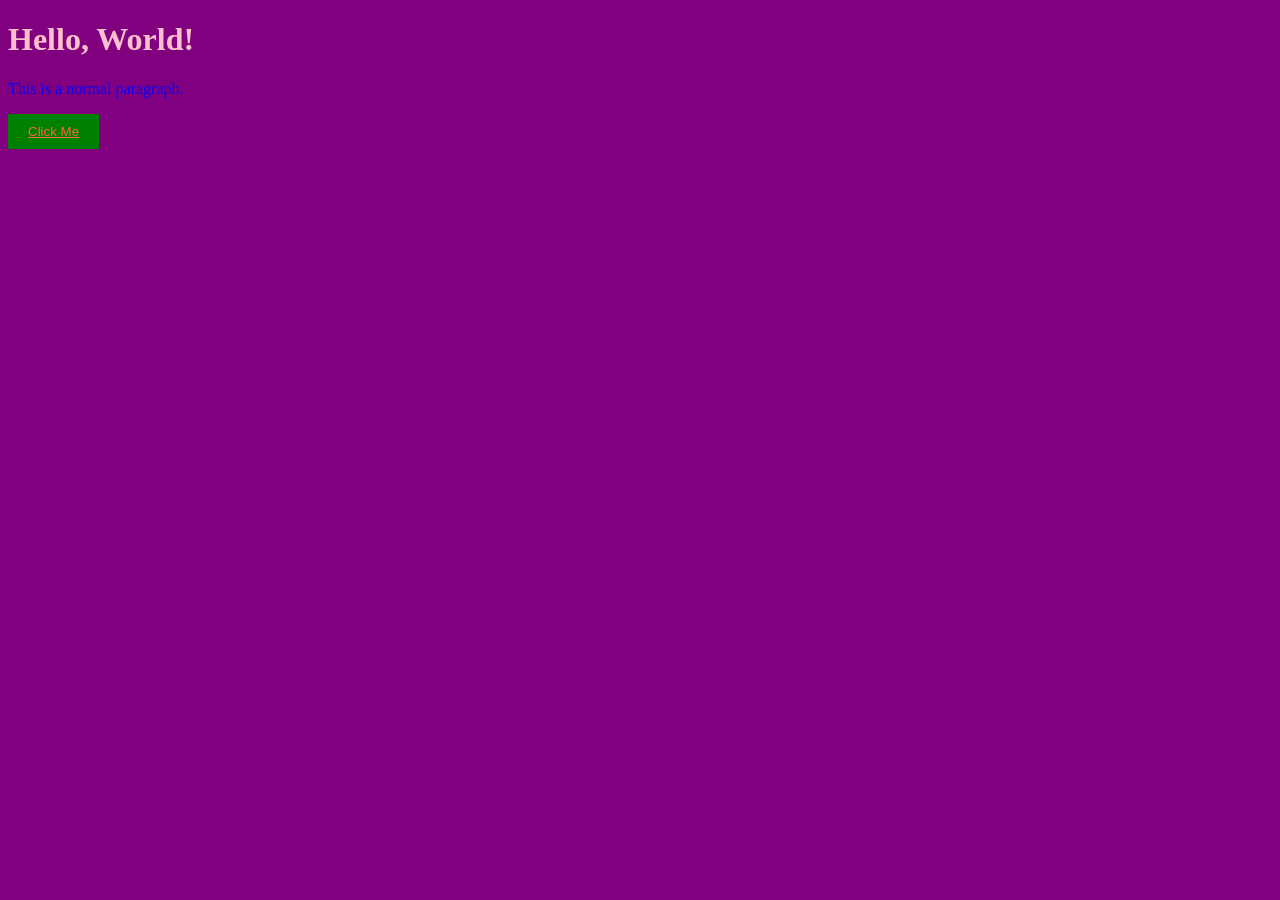
<file: Classroom/index.html>
<!DOCTYPE html>
<html lang="en">
<head>
    <meta charset="UTF-8">
    <meta name="viewport" content="width=device-width, initial-scale=1.0">
    <title>CSS Part 1</title>
    <link rel="stylesheet" href="style.css">
</head>
<body>
    <h1>Hello, World!</h1>
    <p>This is a normal paragraph.</p>
    <button href="www.google.com"> Click Me</button>
    
</body>
</html>
</file>
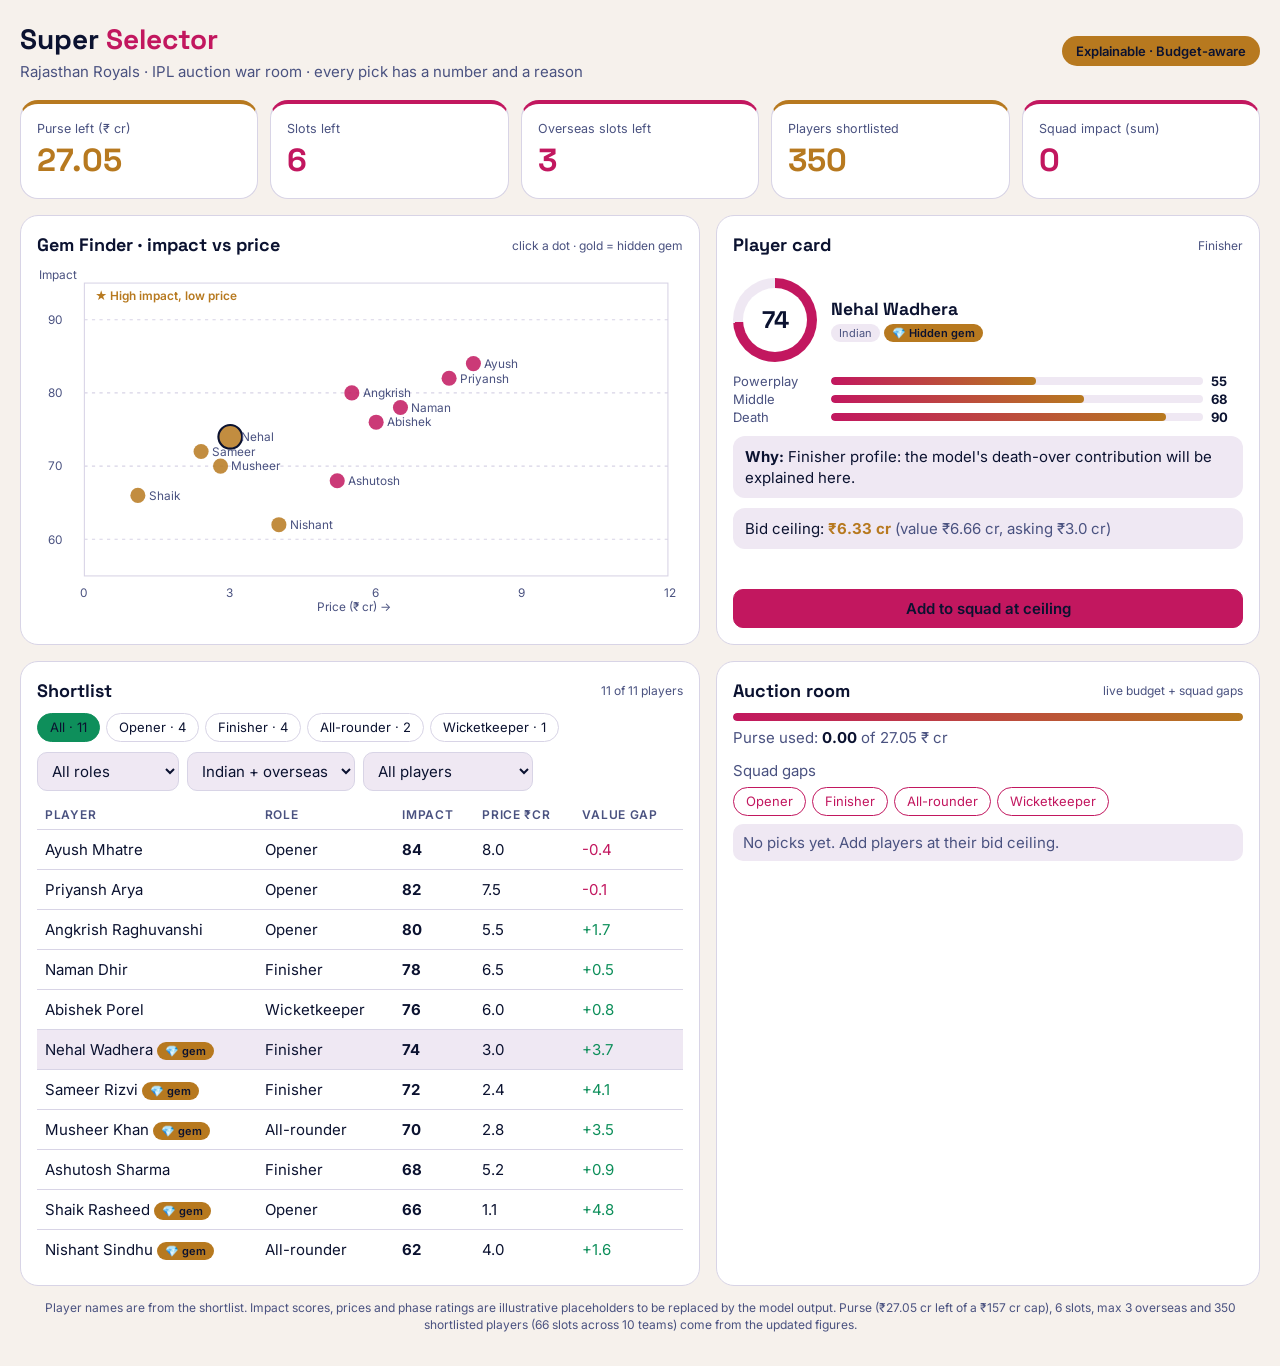
<file: RR-Hackathon-Dashboard/dashboard.html>
<!DOCTYPE html>
<html lang="en"><head><meta charset="utf-8">
<meta name="viewport" content="width=device-width, initial-scale=1, viewport-fit=cover">
<title>Super Selector · Rajasthan Royals Auction Dashboard</title>
<link href="https://fonts.googleapis.com/css2?family=Inter:wght@400;600&family=Space+Grotesk:wght@500;700&display=swap" rel="stylesheet">
<style> 
:root{color-scheme:dark;--bg:#0B1230;--bg2:#151E4A;--bg3:#1d285f;--ink:#F6F1EC;--mute:#A9B0D6;--pink:#FF4FA3;--gold:#F2B84B;--ok:#5BD6A0;--line:#2a3677;box-sizing:border-box;padding-top:env(safe-area-inset-top,0px);padding-bottom:env(safe-area-inset-bottom,0px)}
@media (prefers-color-scheme:light){:root:not([data-theme="dark"]){color-scheme:light;--bg:#F6F1EC;--bg2:#fff;--bg3:#efe8f3;--ink:#0B1230;--mute:#4A5280;--pink:#C2175F;--gold:#B7791F;--ok:#0E8F5B;--line:#d8d4e6}}
:root[data-theme="light"]{color-scheme:light;--bg:#F6F1EC;--bg2:#fff;--bg3:#efe8f3;--ink:#0B1230;--mute:#4A5280;--pink:#C2175F;--gold:#B7791F;--ok:#0E8F5B;--line:#d8d4e6}
*{box-sizing:border-box}html,body{margin:0}
body{background:var(--bg);color:var(--ink);font-family:'Inter',system-ui,sans-serif;font-size:15px;line-height:1.4}
h1,h2,h3,.num{font-family:'Space Grotesk',system-ui,sans-serif;margin:0}
.wrap{max-width:1280px;margin:0 auto;padding:20px}
header{display:flex;flex-wrap:wrap;gap:12px;justify-content:space-between;align-items:center;margin-bottom:18px}
.brand h1{font-size:28px}.brand h1 span{color:var(--pink)}
.brand p{margin:2px 0 0;color:var(--mute)}
.pill{background:var(--gold);color:#0B1230;border-radius:99px;padding:6px 14px;font-weight:600;font-size:13px}
.kpis{display:grid;grid-template-columns:repeat(auto-fit,minmax(170px,1fr));gap:12px;margin-bottom:16px}
.kpi,.panel{background:var(--bg2);border:1px solid var(--line);border-radius:18px;padding:16px}
.kpi{border-top:4px solid var(--pink)}
.kpi small{color:var(--mute);display:block}
.kpi .num{font-size:32px;font-weight:700;color:var(--pink)}
.kpi.g{border-top-color:var(--gold)}.kpi.g .num{color:var(--gold)}
.grid{display:grid;grid-template-columns:1.25fr 1fr;gap:16px}
@media(max-width:900px){.grid{grid-template-columns:1fr}}
.panel h2{font-size:18px;margin-bottom:10px;display:flex;justify-content:space-between;align-items:center;gap:8px}
.panel h2 small{font:400 12px Inter,sans-serif;color:var(--mute)}
.filters{display:flex;flex-wrap:wrap;gap:8px;margin-bottom:10px}
select,button{background:var(--bg3);color:var(--ink);border:1px solid var(--line);border-radius:10px;padding:8px 10px;font:inherit;cursor:pointer}
button.primary{background:var(--pink);color:#0B1230;border-color:var(--pink);font-weight:600}
button:disabled{opacity:.45;cursor:not-allowed}
.tw{overflow-x:auto}
table{width:100%;border-collapse:collapse;min-width:520px}
th{text-align:left;color:var(--mute);font-weight:600;font-size:12px;text-transform:uppercase;letter-spacing:.06em;padding:6px 8px;cursor:pointer;white-space:nowrap}
td{padding:9px 8px;border-top:1px solid var(--line);white-space:nowrap}
tr.r{cursor:pointer}tr.r:hover,tr.sel{background:var(--bg3)}
.tag{font-size:11px;border-radius:99px;padding:2px 8px;background:var(--bg3);color:var(--mute)}
.gem{background:var(--gold);color:#0B1230;font-weight:600}
.bar{height:8px;border-radius:6px;background:var(--bg3);overflow:hidden}.bar i{display:block;height:100%;background:linear-gradient(90deg,var(--pink),var(--gold));border-radius:6px;transition:width .5s}
.card{display:flex;flex-direction:column;gap:10px}
.big{display:flex;align-items:center;gap:14px}
.ring{width:84px;height:84px;border-radius:50%;display:grid;place-items:center;background:conic-gradient(var(--pink) calc(var(--p)*1%),var(--bg3) 0);transition:.5s}
.ring b{width:64px;height:64px;border-radius:50%;background:var(--bg2);display:grid;place-items:center;font:700 24px 'Space Grotesk',sans-serif}
.ph{display:grid;grid-template-columns:90px 1fr 32px;gap:8px;align-items:center;font-size:13px;color:var(--mute)}
.why{background:var(--bg3);border-radius:12px;padding:10px 12px}
.gaps{display:flex;flex-wrap:wrap;gap:6px}
.gaps span{border-radius:99px;padding:4px 12px;font-size:13px;border:1px solid var(--line)}
.gaps .need{border-color:var(--pink);color:var(--pink)}.gaps .done{background:var(--ok);color:#0B1230;border-color:var(--ok)}
.squad{list-style:none;margin:8px 0 0;padding:0;display:flex;flex-direction:column;gap:6px}
.squad li{display:flex;justify-content:space-between;background:var(--bg3);border-radius:10px;padding:8px 10px}
.squad button{padding:0 8px;margin-left:8px}
.note{color:var(--mute);font-size:12px;margin-top:14px;text-align:center}
.msg{min-height:20px;font-size:13px;color:var(--gold)}
svg text{fill:var(--mute);font-size:11px}
.full{grid-column:1/-1}
</style></head>
<body><div class="wrap">
<header>
 <div class="brand"><h1>Super <span>Selector</span></h1><p>Rajasthan Royals · IPL auction war room · every pick has a number and a reason</p></div>
 <span class="pill">Explainable · Budget-aware</span>
</header>

<div class="kpis">
 <div class="kpi g"><small>Purse left (₹ cr)</small><div class="num" id="kPurse">27.05</div></div>
 <div class="kpi"><small>Slots left</small><div class="num" id="kSlots">6</div></div>
 <div class="kpi"><small>Overseas slots left</small><div class="num" id="kOs">3</div></div>
 <div class="kpi g"><small>Players shortlisted</small><div class="num">350</div></div>
 <div class="kpi"><small>Squad impact (sum)</small><div class="num" id="kImp">0</div></div>
</div>

<div class="grid">
 <div class="panel">
  <h2>Gem Finder · impact vs price <small>click a dot · gold = hidden gem</small></h2>
  <svg id="sc" viewBox="0 0 600 320" width="100%" role="img" aria-label="Scatter plot of player impact score against price in crore rupees"></svg>
 </div>

 <div class="panel card">
  <h2>Player card <small id="pcRole"></small></h2>
  <div class="big"><div class="ring" id="ring"><b id="pcImp">–</b></div>
   <div><h3 id="pcName">Select a player</h3><div id="pcTags"></div></div></div>
  <div id="phases"></div>
  <div class="why" id="why">Pick a player from the table or the chart to see why they rank where they do.</div>
  <div class="why">Bid ceiling: <b id="ceil" style="color:var(--gold)">–</b> <span id="ceilNote" style="color:var(--mute)"></span></div>
  <div class="msg" id="msg"></div>
  <button class="primary" id="buy" disabled>Add to squad at ceiling</button>
 </div>

 <div class="panel">
  <h2>Shortlist <small id="cnt"></small></h2>
  <div class="gaps" id="roleChips" style="margin-bottom:10px"></div>
  <div class="filters">
   <select id="fRole"><option value="">All roles</option></select>
   <select id="fOs"><option value="">Indian + overseas</option><option value="0">Indian only</option><option value="1">Overseas only</option></select>
   <select id="fGem"><option value="">All players</option><option value="1">Hidden gems only</option></select>
  </div>
  <div class="tw"><table><thead><tr>
   <th data-k="name">Player</th><th data-k="role">Role</th><th data-k="impact">Impact</th><th data-k="price">Price ₹cr</th><th data-k="gap">Value gap</th></tr></thead><tbody id="tb"></tbody></table></div>
 </div>

 <div class="panel">
  <h2>Auction room <small>live budget + squad gaps</small></h2>
  <div class="bar"><i id="purseBar" style="width:100%"></i></div>
  <p style="color:var(--mute);margin:6px 0 12px">Purse used: <b id="used" style="color:var(--ink)">0.00</b> of 27.05 ₹ cr</p>
  <div style="margin-bottom:6px;color:var(--mute)">Squad gaps</div><div class="gaps" id="gaps"></div>
  <ul class="squad" id="squad"></ul>
 </div>
</div>
<p class="note">Player names are from the shortlist. Impact scores, prices and phase ratings are illustrative placeholders to be replaced by the model output. Purse (₹27.05 cr left of a ₹157 cr cap), 6 slots, max 3 overseas and 350 shortlisted players (66 slots across 10 teams) come from the updated figures.</p>
</div>

<script>
var PURSE=27.05,SLOTS=6,OS=3;
var P=[
{name:"Nehal Wadhera",role:"Finisher",os:0,impact:74,price:3.0,ph:[55,68,90],why:"Finisher profile: the model's death-over contribution will be explained here."},
{name:"Ashutosh Sharma",role:"Finisher",os:0,impact:68,price:5.2,ph:[48,62,88],why:"Finisher profile: priced above modelled value, so the bid ceiling stays low."},
{name:"Naman Dhir",role:"Finisher",os:0,impact:78,price:6.5,ph:[52,74,91],why:"Finisher profile: strong impact, but the asking price eats into value per rupee."},
{name:"Angkrish Raghuvanshi",role:"Opener",os:0,impact:80,price:5.5,ph:[90,70,45],why:"Opener profile: powerplay scoring impact will be explained here."},
{name:"Sameer Rizvi",role:"Finisher",os:0,impact:72,price:2.4,ph:[50,70,89],why:"Finisher profile: modelled value is well above price, flagged as a hidden gem."},
{name:"Shaik Rasheed",role:"Opener",os:0,impact:66,price:1.1,ph:[82,64,40],why:"Opener profile: low price against modelled powerplay value."},
{name:"Musheer Khan",role:"All-rounder",os:0,impact:70,price:2.8,ph:[54,76,66],why:"All-rounder profile: bat and ball balance for squad fit, explained by the model."},
{name:"Nishant Sindhu",role:"All-rounder",os:0,impact:62,price:4.0,ph:[50,68,62],why:"All-rounder profile: flexible role cover at a mid-range price."},
{name:"Abishek Porel",role:"Wicketkeeper",os:0,impact:76,price:6.0,ph:[62,74,60],why:"Wicketkeeper profile: fills the keeper slot, priced close to modelled value."},
{name:"Priyansh Arya",role:"Opener",os:0,impact:82,price:7.5,ph:[92,68,40],why:"Opener profile: high impact, but a high price lowers value per rupee."},
{name:"Ayush Mhatre",role:"Opener",os:0,impact:84,price:8.0,ph:[94,72,42],why:"Opener profile: top impact in the shortlist, price limits the bid ceiling."}];
P.forEach(function(p,i){p.id=i;p.val=+(p.impact*0.09).toFixed(2);p.gap=+(p.val-p.price).toFixed(2);p.gem=p.gap>=1.5&&p.price<5});
var NEED=["Opener","Finisher","All-rounder","Wicketkeeper"];
var squad=[],sel=null,sortK="impact",asc=false;
var $=function(i){return document.getElementById(i)};
var spent=function(){return squad.reduce(function(a,p){return a+p.paid},0)};
var left=function(){return PURSE-spent()};
var osUsed=function(){return squad.filter(function(p){return p.os}).length};
function ceiling(p){return Math.max(0,Math.min(left(),+(p.val*0.95).toFixed(2)))}
function fill(){var r=[...new Set(P.map(function(p){return p.role}))];$("fRole").innerHTML+=r.map(function(x){return"<option>"+x+"</option>"}).join("")}
function list(){
 var r=$("fRole").value,o=$("fOs").value,g=$("fGem").value;
 var a=P.filter(function(p){return(!r||p.role==r)&&(o===""||p.os==o)&&(!g||p.gem)});
 a.sort(function(x,y){var u=x[sortK],v=y[sortK];var c=typeof u=="string"?u.localeCompare(v):u-v;return asc?c:-c});
 $("roleChips").innerHTML=["All"].concat(NEED).map(function(x){var v=x=="All"?"":x;var n=v?P.filter(function(p){return p.role==v}).length:P.length;return'<span data-r="'+v+'" class="'+(r==v?"done":"")+'" style="cursor:pointer">'+x+' · '+n+'</span>'}).join("");
 $("cnt").textContent=a.length+" of "+P.length+" players";
 $("tb").innerHTML=a.map(function(p){var inS=squad.some(function(s){return s.id==p.id});
  return'<tr class="r'+(sel&&sel.id==p.id?" sel":"")+'" data-i="'+p.id+'"><td>'+p.name+(p.gem?' <span class="tag gem">💎 gem</span>':'')+(p.os?' <span class="tag">OS</span>':'')+(inS?' ✅':'')+'</td><td>'+p.role+'</td><td><b>'+p.impact+'</b></td><td>'+p.price.toFixed(1)+'</td><td style="color:'+(p.gap>0?'var(--ok)':'var(--pink)')+'">'+(p.gap>0?'+':'')+p.gap.toFixed(1)+'</td></tr>'}).join("");
 chart(a)}
function chart(a){
 var W=600,H=320,L=44,B=34,T=14,R=14,X=function(v){return L+v/12*(W-L-R)},Y=function(v){return H-B-(v-55)/40*(H-B-T)};
 var s='<rect x="'+L+'" y="'+T+'" width="'+(W-L-R)+'" height="'+(H-B-T)+'" fill="none" stroke="var(--line)"/>';
 [60,70,80,90].forEach(function(v){s+='<line x1="'+L+'" x2="'+(W-R)+'" y1="'+Y(v)+'" y2="'+Y(v)+'" stroke="var(--line)" stroke-dasharray="3 4"/><text x="10" y="'+(Y(v)+4)+'">'+v+'</text>'});
 [0,3,6,9,12].forEach(function(v){s+='<text x="'+(X(v)-4)+'" y="'+(H-14)+'">'+v+'</text>'});
 s+='<text x="'+(W/2-40)+'" y="'+(H-1)+'">Price (₹ cr) →</text><text x="2" y="10">Impact</text>';
  s+='<text x="'+(L+10)+'" y="'+(T+16)+'" style="fill:var(--gold);font-weight:600">★ High impact, low price</text>';
 a.forEach(function(p,i){var c=p.gem?"var(--gold)":"var(--pink)";var on=sel&&sel.id==p.id;
  s+='<g data-i="'+p.id+'" style="cursor:pointer"><circle cx="'+X(p.price)+'" cy="'+Y(p.impact)+'" r="'+(on?11:7)+'" fill="'+c+'" fill-opacity=".85" stroke="'+(on?"var(--ink)":"none")+'" stroke-width="2"><animate attributeName="r" from="0" to="'+(on?11:7)+'" dur=".5s" begin="0s"/></circle><text x="'+(X(p.price)+10)+'" y="'+(Y(p.impact)+4)+'">'+p.name.split(' ')[0]+'</text></g>'});
 $("sc").innerHTML=s}
function card(){
 var p=sel;if(!p)return;
 $("pcName").textContent=p.name;$("pcRole").textContent=p.role;$("pcImp").textContent=p.impact;
 $("ring").style.setProperty("--p",p.impact);
 $("pcTags").innerHTML='<span class="tag">'+(p.os?"Overseas":"Indian")+'</span> '+(p.gem?'<span class="tag gem">💎 Hidden gem</span>':'<span class="tag">Priced near value</span>');
 var n=["Powerplay","Middle","Death"];
 $("phases").innerHTML=p.ph.map(function(v,i){return'<div class="ph"><span>'+n[i]+'</span><div class="bar"><i style="width:'+v+'%"></i></div><b style="color:var(--ink)">'+v+'</b></div>'}).join("");
 $("why").innerHTML="<b>Why:</b> "+p.why;
 var c=ceiling(p);$("ceil").textContent="₹"+c.toFixed(2)+" cr";
 $("ceilNote").textContent=" (value ₹"+p.val.toFixed(2)+" cr, asking ₹"+p.price.toFixed(1)+" cr)";
 var inS=squad.some(function(s){return s.id==p.id});
 var why="";if(inS)why="Already in squad.";else if(SLOTS-squad.length<=0)why="No slots left.";else if(p.os&&osUsed()>=OS)why="Overseas slot already used.";else if(p.price>left())why="Price is above the purse left.";
 $("msg").textContent=why;$("buy").disabled=!!why}
function room(){
 var u=spent();$("used").textContent=u.toFixed(2);$("purseBar").style.width=Math.max(0,left()/PURSE*100)+"%";
 $("kPurse").textContent=left().toFixed(2);$("kSlots").textContent=SLOTS-squad.length;$("kOs").textContent=OS-osUsed();
 $("kImp").textContent=squad.reduce(function(a,p){return a+p.impact},0);
 $("gaps").innerHTML=NEED.map(function(r){var d=squad.some(function(p){return p.role==r});return'<span class="'+(d?"done":"need")+'">'+(d?"✓ ":"")+r+'</span>'}).join("");
 $("squad").innerHTML=squad.length?squad.map(function(p){return'<li><span>'+p.name+' · '+p.role+'</span><span>₹'+p.paid.toFixed(2)+' cr<button data-r="'+p.id+'" title="Remove">✕</button></span></li>'}).join(""):'<li style="color:var(--mute)">No picks yet. Add players at their bid ceiling.</li>'}
function all(){list();card();room()}
$("tb").onclick=function(e){var t=e.target.closest("tr");if(t){sel=P[+t.dataset.i];all()}};
$("sc").onclick=function(e){var t=e.target.closest("g");if(t){sel=P[+t.dataset.i];all()}};
document.querySelector("thead").onclick=function(e){var k=e.target.dataset.k;if(!k)return;asc=(k==sortK)?!asc:false;sortK=k;list()};
["fRole","fOs","fGem"].forEach(function(i){$(i).onchange=list});
$("buy").onclick=function(){if(!sel)return;var c=Math.min(ceiling(sel),left());sel.paid=c;squad.push(Object.assign({},sel));all()};
$("squad").onclick=function(e){var r=e.target.dataset.r;if(r===undefined)return;squad=squad.filter(function(p){return p.id!=r});all()};
$("roleChips").onclick=function(e){var t=e.target.closest("span");if(t){$("fRole").value=t.dataset.r;list()}};
fill();sel=P[0];all();
</script></body></html>
</file>
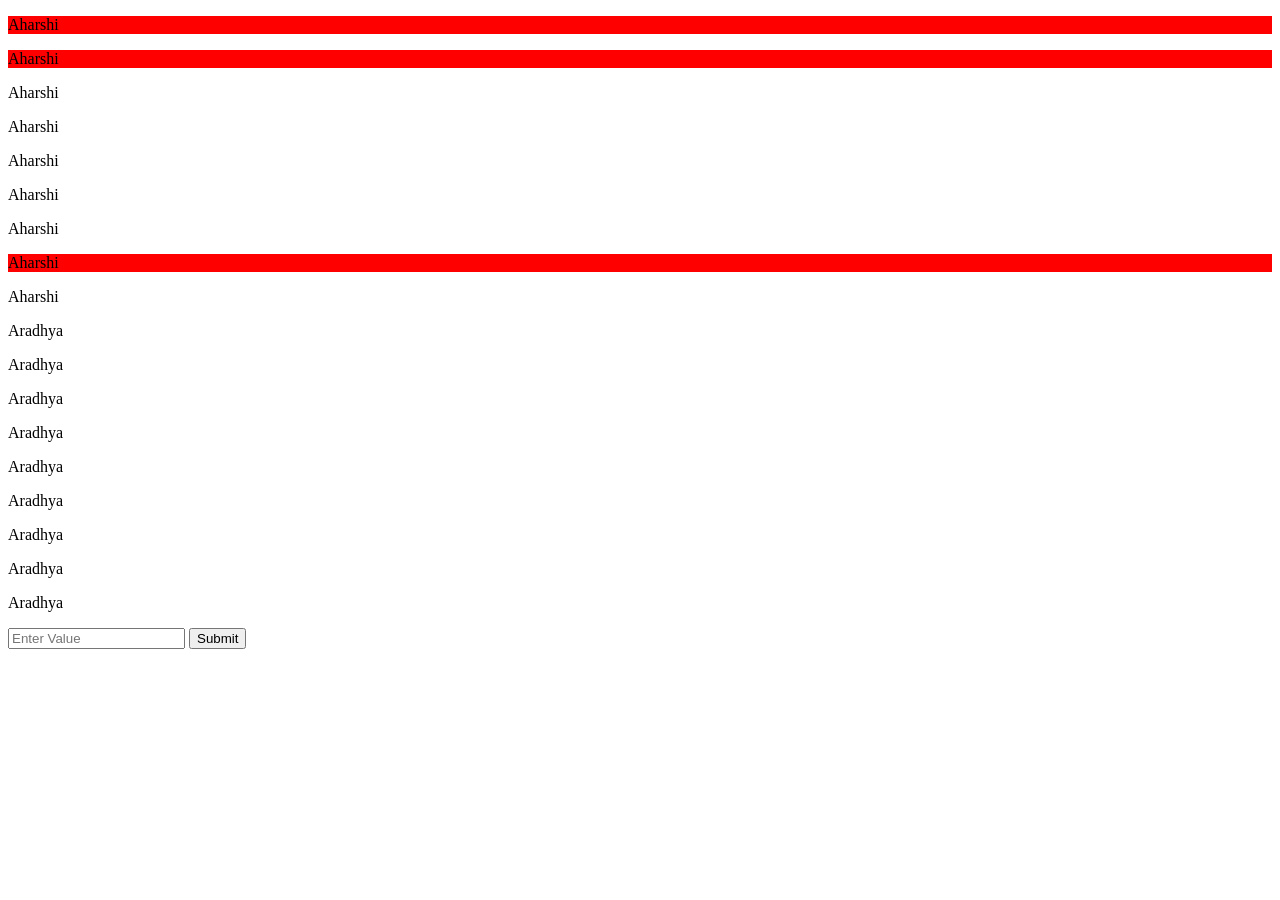
<file: Self-practice/02.html>
<!DOCTYPE html>
<html lang="en">
<head>
    <style>
        #container01>p:first-child,
        #container01>p:nth-child(2),
        #container01>p:nth-child(8)
        

        {
            background-color: red;


        
        }
        input:focus
        {
            outline-color: red;


        }
        button:hover
        {
            background-color: aqua;


        }




        
        
       
           

        

    </style>
    
    <title>Div properties</title>
</head>
<body>
    <div id = "container01">
        <p>Aharshi</p>
        <p>Aharshi</p>
        <p>Aharshi</p>
        <p>Aharshi</p>
        <p>Aharshi</p>
        <p>Aharshi</p>
        <p>Aharshi</p>
        <p>Aharshi</p>
        <p>Aharshi</p>
        


    </div>
    <div id = "container02">
        <p>Aradhya</p>
        <p>Aradhya</p>
        <p>Aradhya</p>
        <p>Aradhya</p>
        <p>Aradhya</p>
        <p>Aradhya</p>
        <p>Aradhya</p>
        <p>Aradhya</p>
        <p>Aradhya</p>
     <input type="text" placeholder="Enter Value">
     <button>Submit</button>  
        
    </div>
    

    
</body>
</html>
</file>
<file: Classroom/style.css>
h1{
   color:pink;
    
}
p{
    color:blue;
}
button{
    background-color:green;
    color:tomato;
    border: none;
    padding: 10px 20px;
    text-align: center;
    text-decoration: underline;
    cursor: pointer;
}
body{
    background-color:purple
}
</file>
